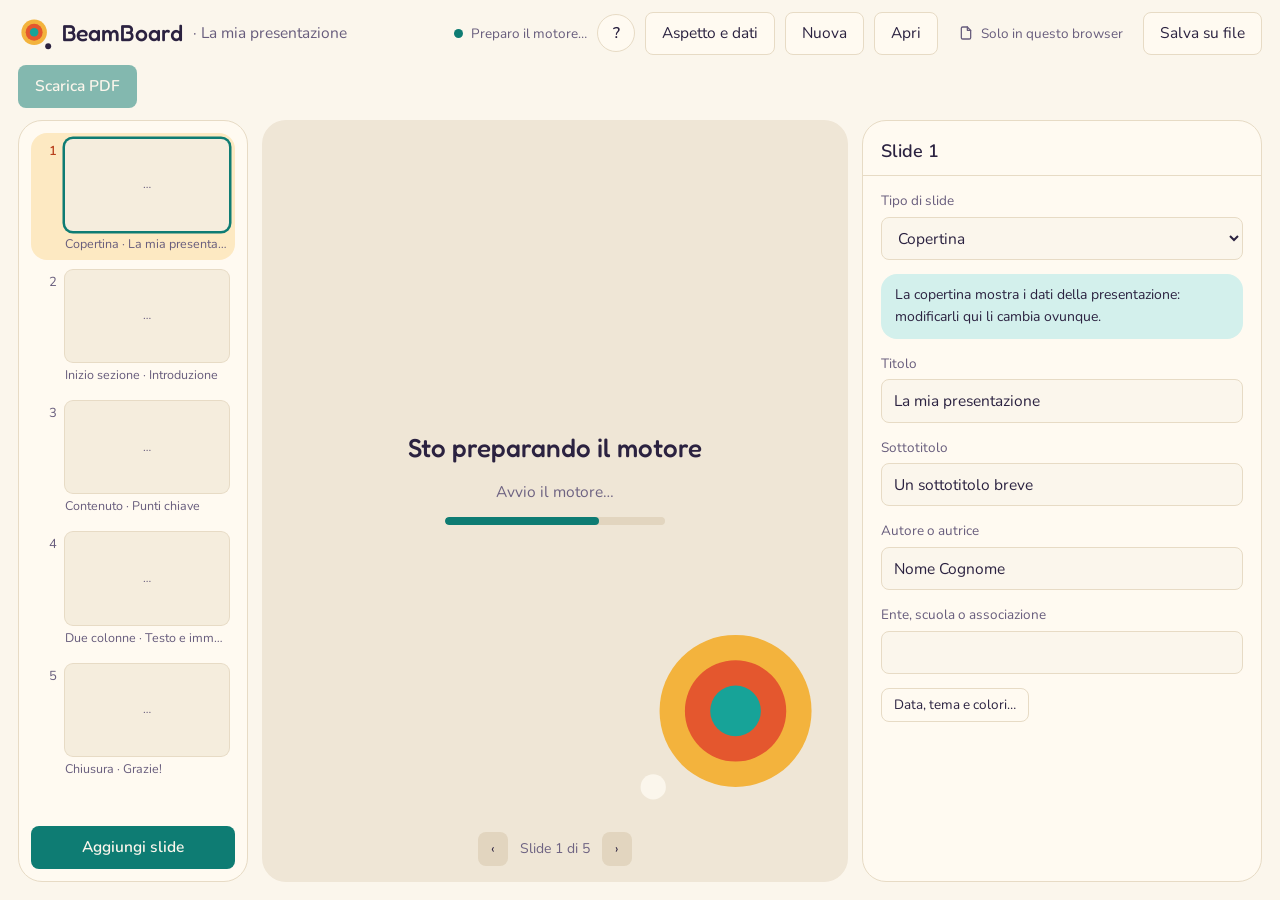
<file: index.html>
<!DOCTYPE html>
<html lang="it">
<head>
<meta charset="utf-8">
<meta name="viewport" content="width=device-width, initial-scale=1">
<title>BeamBoard · presentazioni LaTeX guidate</title>
<meta name="description" content="Crea presentazioni Beamer con una procedura guidata, senza conoscere LaTeX. Gratuita, funziona nel browser e anche senza internet.">
<meta name="theme-color" content="#2B2240">
<link rel="manifest" href="manifest.webmanifest">
<link rel="icon" href="img/icona.svg" type="image/svg+xml">
<link rel="apple-touch-icon" href="img/icona-192.png">
<link rel="stylesheet" href="css/beamboard.css">

</head>
<body>
<div class="top">
  <div class="brand">
    <svg width="34" height="34" viewBox="0 0 40 40" aria-hidden="true"><circle cx="19" cy="19" r="15" fill="#F3B33D"/><circle cx="19" cy="19" r="10" fill="#E4572E"/><circle cx="19" cy="19" r="5" fill="#17A398"/><circle cx="35.5" cy="35.5" r="3.5" fill="var(--ink)"/></svg>
    <b>BeamBoard</b><span class="doc" id="docName"></span>
  </div>
  <span class="status" id="status" data-state="busy"><span class="dot"></span><span id="statusText">Preparo il motore…</span></span>
  <button class="btn" id="installBtn" hidden>Installa</button>
  <a class="btn round" href="aiuto.html" target="_blank" title="Guida" aria-label="Guida">?</a>
  <button class="btn" id="setBtn">Aspetto e dati</button>
  <button class="btn" id="newBtn">Nuova</button>
  <button class="btn" id="openBtn">Apri</button>
  <button class="filestate" id="fileState" data-state="none" type="button"><svg viewBox="0 0 24 24" width="16" height="16" fill="none" stroke="currentColor" stroke-width="1.9" stroke-linecap="round" stroke-linejoin="round" aria-hidden="true"><path d="M14 3H7a2 2 0 0 0-2 2v14a2 2 0 0 0 2 2h10a2 2 0 0 0 2-2V8z"/><path d="M14 3v5h5"/></svg><span id="fileText">Solo in questo browser</span></button>
  <button class="btn" id="saveBtn">Salva su file</button>
  <button class="btn primary" id="pdfBtn" disabled>Scarica PDF</button>
  <input type="file" id="openInput" accept=".beamboard,.lavagna,.json,application/json" hidden>
  <input type="file" id="imgInput" accept="image/*,application/pdf,.pdf" multiple hidden>
</div>
<div class="app">
  <nav class="pane" aria-label="Slide">
    <div class="slides" id="slides"></div>
    <button class="btn primary addslide" id="addSlide">Aggiungi slide</button>
  </nav>
  <section class="pane stage" aria-label="Anteprima">
    <div class="stage-main" id="stageMain">
      <canvas id="big" hidden></canvas>
      <div class="splash" id="splash"><svg class="cerchi-palco" width="190" height="190" viewBox="0 0 180 180" aria-hidden="true"><circle cx="100" cy="88" r="72" fill="#F3B33D"/><circle cx="100" cy="88" r="48" fill="#E4572E"/><circle cx="100" cy="88" r="24" fill="#17A398"/><circle cx="22" cy="160" r="12" fill="#FBF6EC"/></svg><div class="big" id="splashTitle">Sto preparando il motore</div><p id="splashText">La prima apertura richiede qualche secondo. Tutto funziona anche senza internet.</p><div class="bar"><i id="barI"></i></div></div>
      <span class="badge" id="badge"><span class="dot"></span>Aggiorno l’anteprima</span>
      <div class="problem" id="problem"><div id="problemText"></div><p style="margin:6px 0 0"><button class="btn small ghost" id="logBtn">Dettagli tecnici</button></p><pre id="logBox"></pre></div>
    </div>
    <div class="stage-foot"><button class="btn small" id="prevBtn" aria-label="Slide precedente">‹</button><span id="pos"></span><button class="btn small" id="nextBtn" aria-label="Slide successiva">›</button></div>
  </section>
  <aside class="pane" aria-label="Contenuto della slide">
    <div class="insp-head">
      <div class="row"><h2 id="inspTitle">Slide</h2>
      </div>
    </div>
    <div class="insp" id="insp"></div>
  </aside>
</div>

<div class="modal" id="wizModal" role="dialog" aria-modal="true" aria-labelledby="wizQ">
  <div class="sheet wiz">
    <header><span class="kicker" id="wizKicker"></span><span class="dots" id="wizSteps" role="img"></span><button class="btn ghost" id="wizClose">Chiudi</button></header>
    <div class="body"><h2 id="wizQ"></h2><p class="wizhelp" id="wizHelp"></p><div id="wizBody"></div><p class="wizerr" id="wizErr" role="alert"></p></div>
    <footer><button class="btn" id="wizBack">Indietro</button><span class="spacer"></span><button class="btn primary" id="wizNext">Avanti</button></footer>
  </div>
</div>
<div class="modal" id="setModal" role="dialog" aria-modal="true" aria-labelledby="smTitle">
  <div class="sheet"><header><h2 id="smTitle">Aspetto e dati della presentazione</h2><button class="btn primary" data-close>Fatto</button></header><div class="body" id="setBody"></div></div>
</div>
<div class="toast" id="toast"><span id="toastText"></span><button id="toastAct"></button></div>

<script src="vendor/pdf.min.js"></script>
<script src="vendor/mathlive.min.js"></script>
<script>try{MathLive.MathfieldElement.fontsDirectory=new URL('vendor/mathlive/fonts/',location.href).href;MathLive.MathfieldElement.soundsDirectory=null;MathLive.MathfieldElement.locale="it"}catch(e){}</script>
<script src="js/gen.js"></script>
<script src="js/app.js"></script>
</body>
</html>
</file>
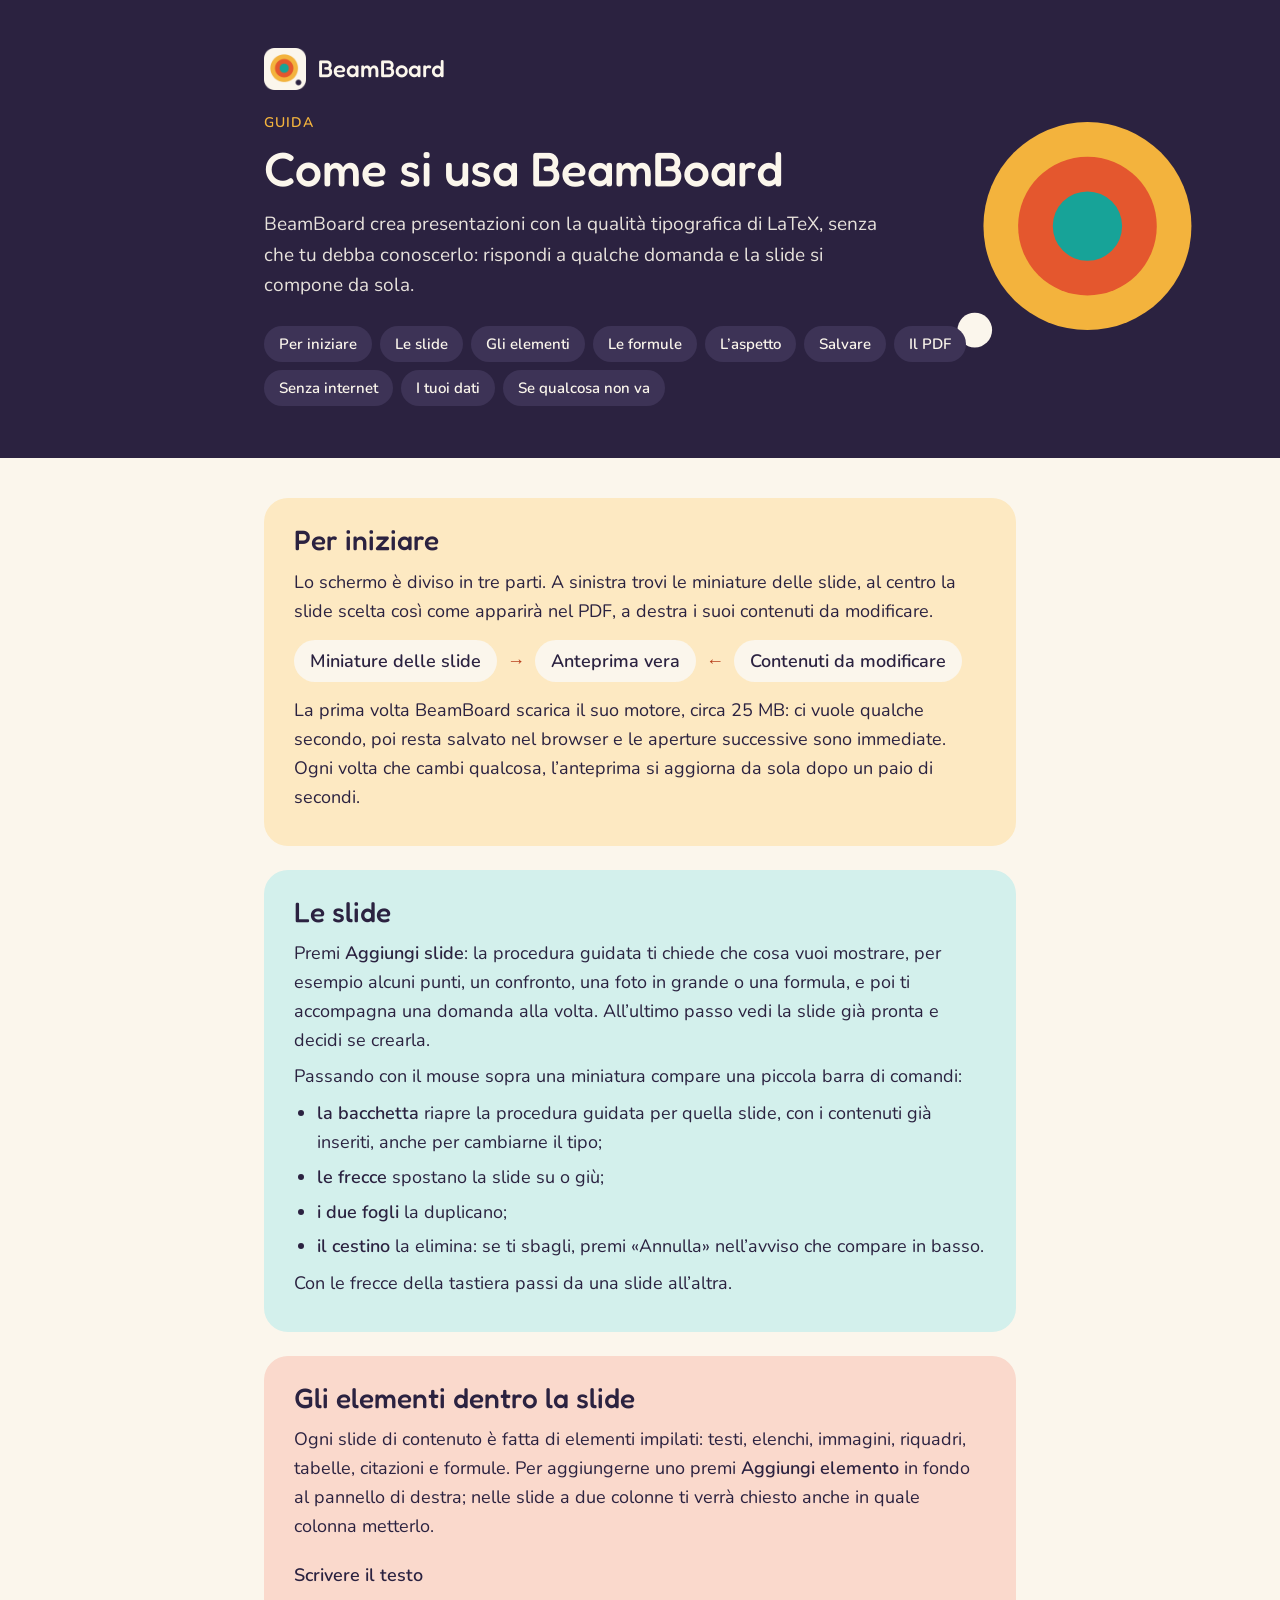
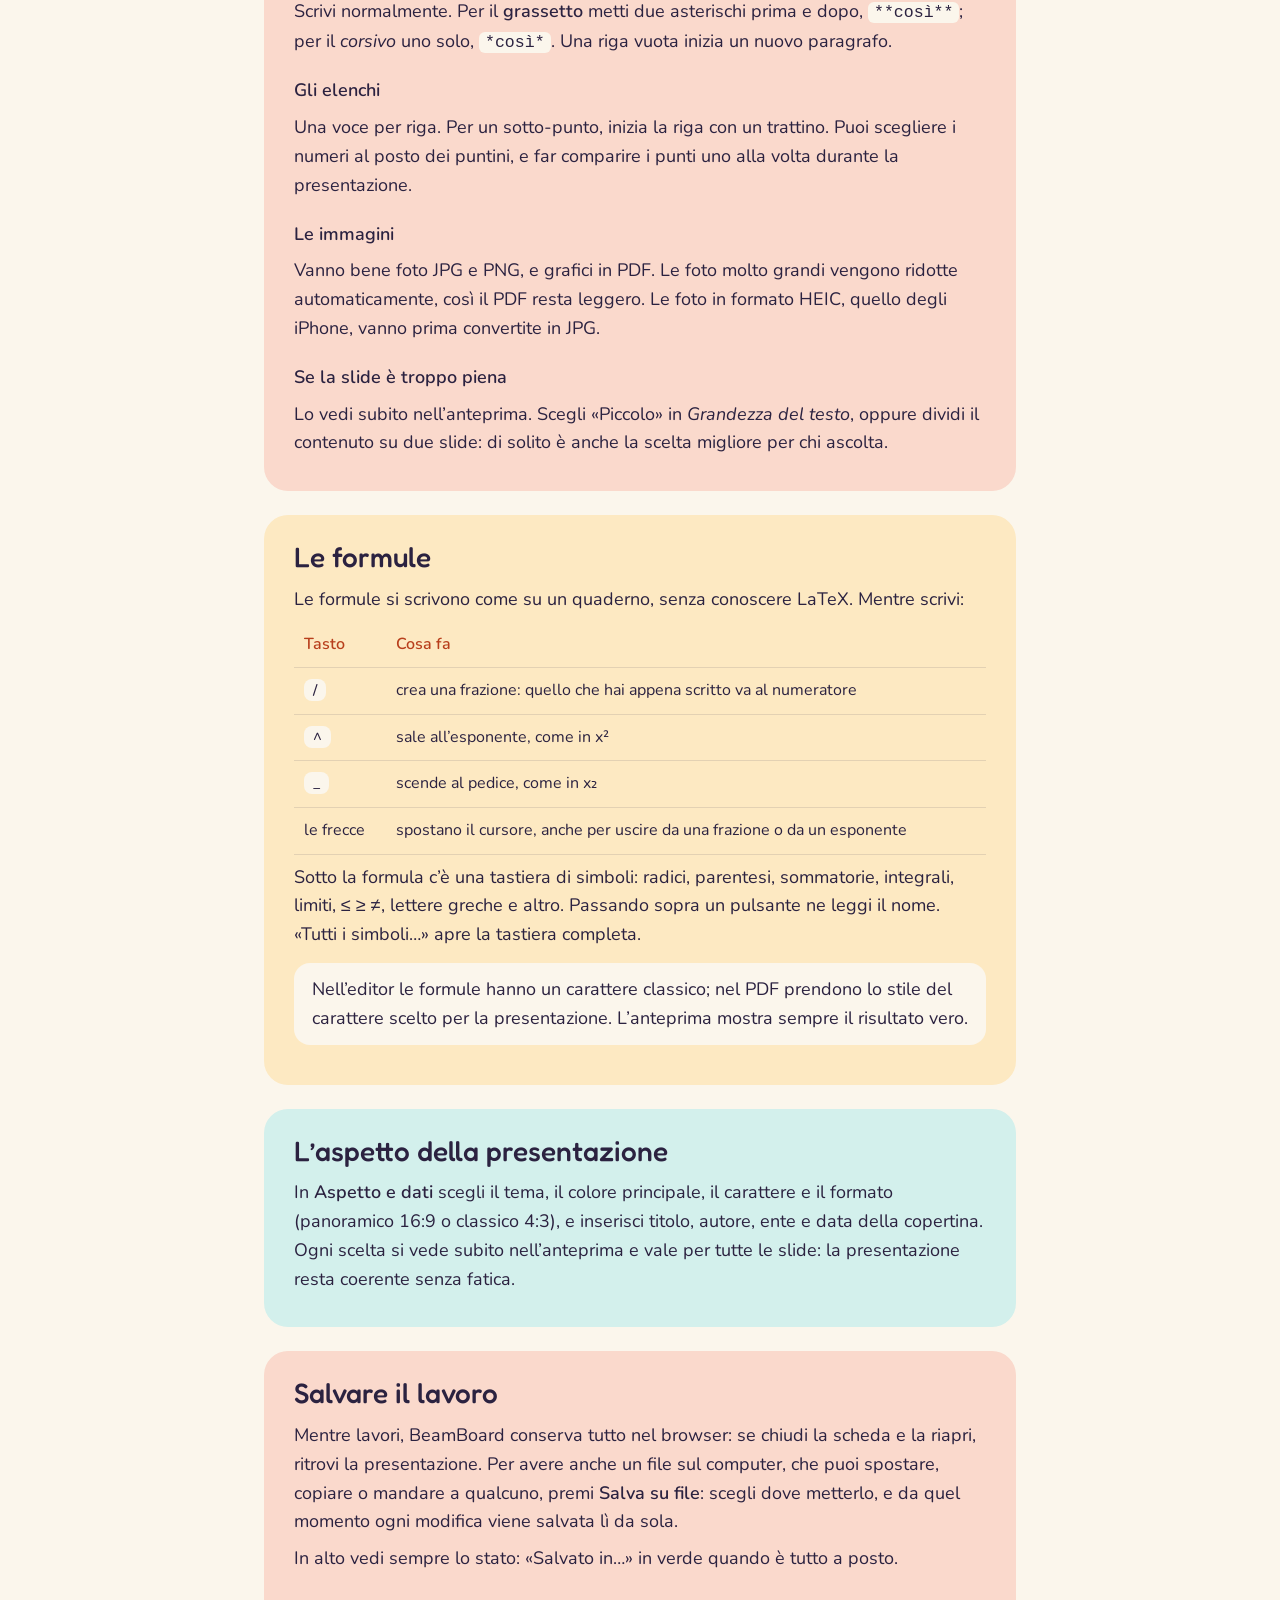
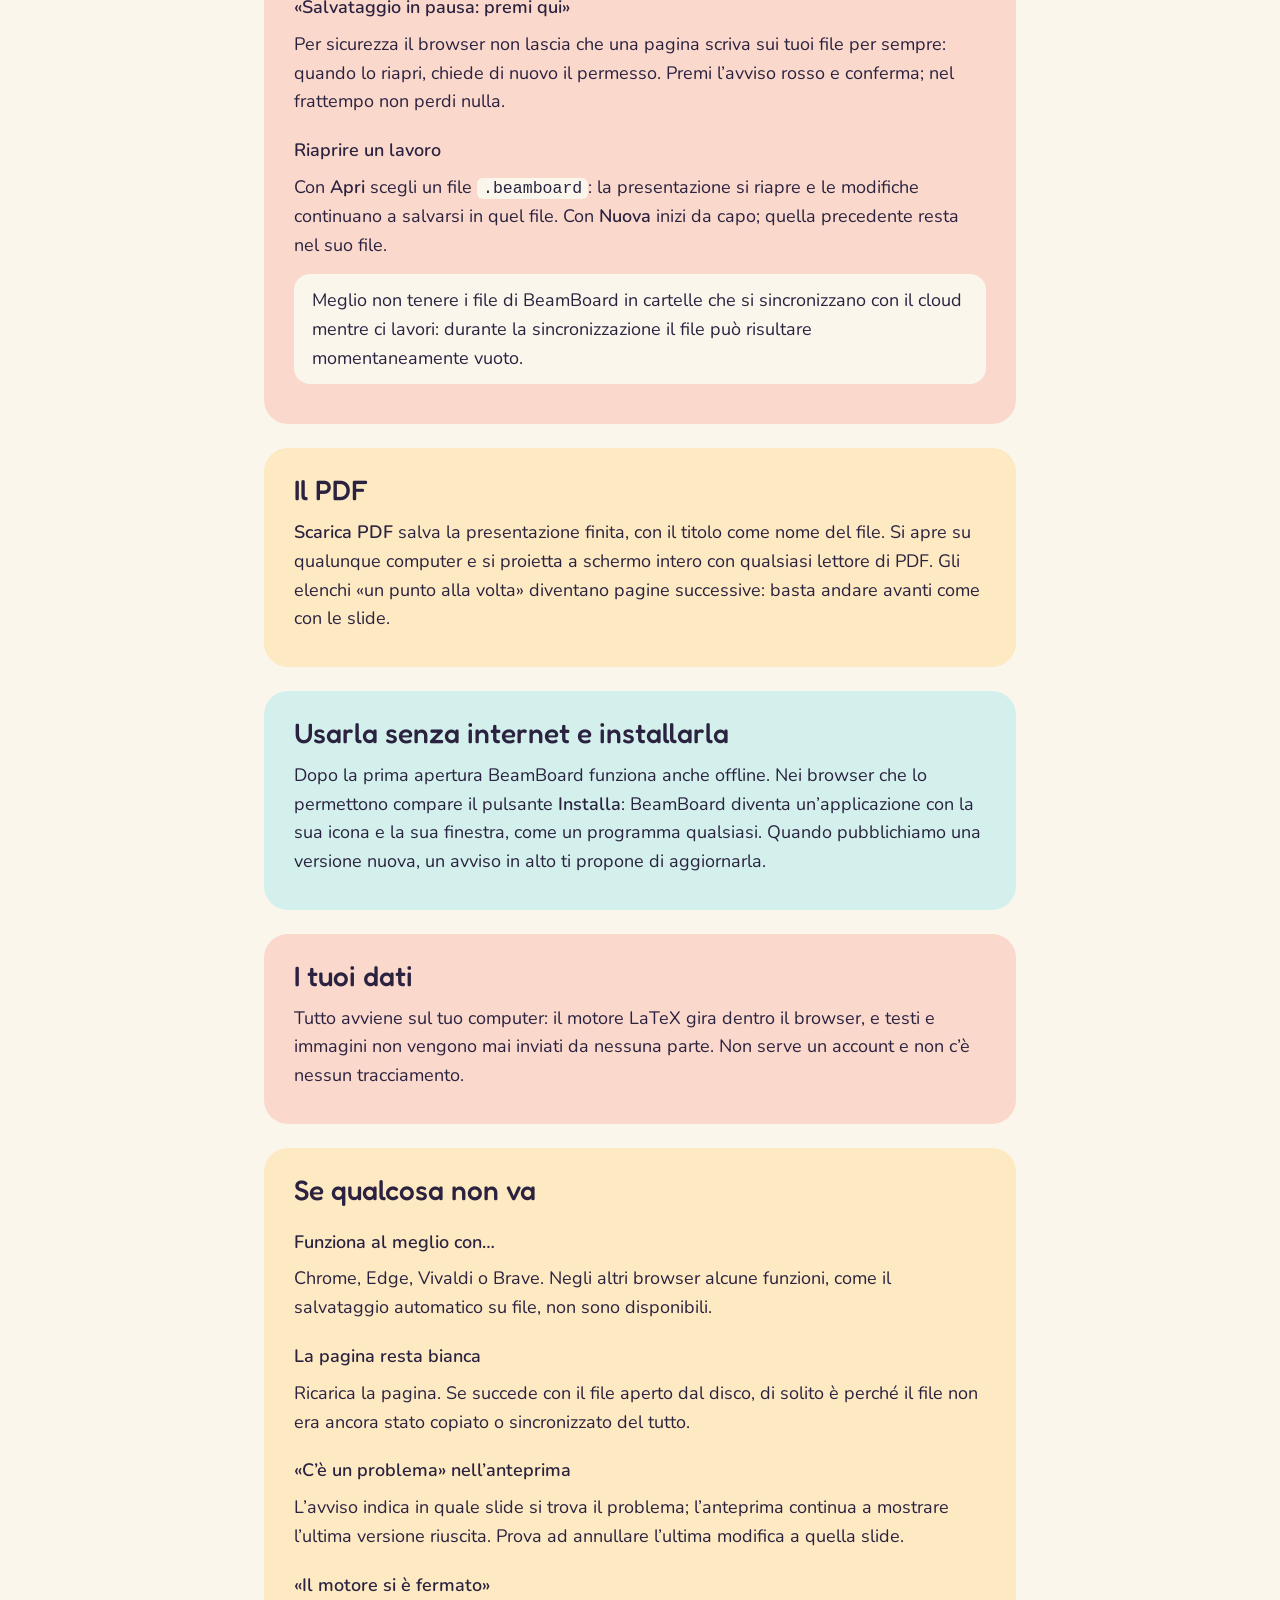
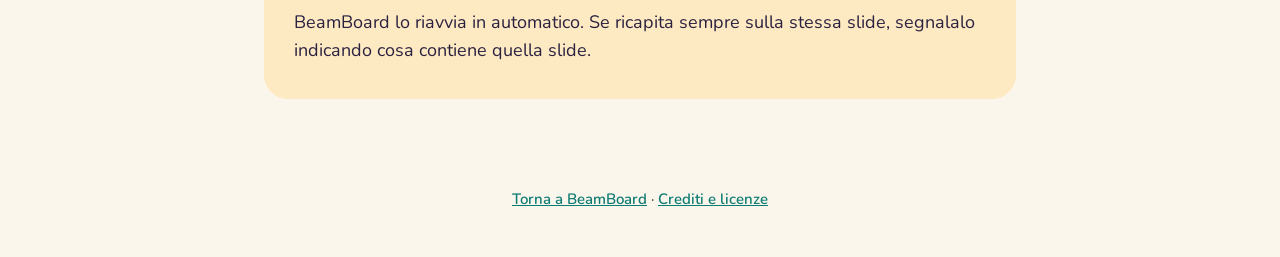
<file: aiuto.html>
<!DOCTYPE html>
<html lang="it">
<head>
<meta charset="utf-8">
<meta name="viewport" content="width=device-width, initial-scale=1">
<title>Guida · BeamBoard</title>
<link rel="icon" href="img/icona.svg" type="image/svg+xml">
<link rel="stylesheet" href="css/pagine.css">
</head>
<body>
<header class="testata"><svg class="cerchi" width="260" height="260" viewBox="0 0 180 180" aria-hidden="true"><circle cx="100" cy="88" r="72" fill="#F3B33D"/><circle cx="100" cy="88" r="48" fill="#E4572E"/><circle cx="100" cy="88" r="24" fill="#17A398"/><circle cx="22" cy="160" r="12" fill="#FBF6EC"/></svg><div class="in">
  <div class="marchio"><img src="img/icona-192.png" alt="">BeamBoard</div>
  <p class="occhiello">Guida</p>
  <h1>Come si usa BeamBoard</h1>
  <p class="attacco">BeamBoard crea presentazioni con la qualità tipografica di LaTeX, senza che tu debba conoscerlo: rispondi a qualche domanda e la slide si compone da sola.</p>
  <nav class="indice" aria-label="Argomenti">
    <a href="#inizio">Per iniziare</a><a href="#slide">Le slide</a><a href="#elementi">Gli elementi</a><a href="#formule">Le formule</a><a href="#aspetto">L’aspetto</a><a href="#salvare">Salvare</a><a href="#pdf">Il PDF</a><a href="#offline">Senza internet</a><a href="#privacy">I tuoi dati</a><a href="#problemi">Se qualcosa non va</a>
  </nav>
</div></header>
<main>

<section id="inizio">
  <h2>Per iniziare</h2>
  <p>Lo schermo è diviso in tre parti. A sinistra trovi le miniature delle slide, al centro la slide scelta così come apparirà nel PDF, a destra i suoi contenuti da modificare.</p>
  <div class="schema"><span>Miniature delle slide</span><i>→</i><span>Anteprima vera</span><i>←</i><span>Contenuti da modificare</span></div>
  <p>La prima volta BeamBoard scarica il suo motore, circa 25 MB: ci vuole qualche secondo, poi resta salvato nel browser e le aperture successive sono immediate. Ogni volta che cambi qualcosa, l’anteprima si aggiorna da sola dopo un paio di secondi.</p>
</section>

<section id="slide">
  <h2>Le slide</h2>
  <p>Premi <strong>Aggiungi slide</strong>: la procedura guidata ti chiede che cosa vuoi mostrare, per esempio alcuni punti, un confronto, una foto in grande o una formula, e poi ti accompagna una domanda alla volta. All’ultimo passo vedi la slide già pronta e decidi se crearla.</p>
  <p>Passando con il mouse sopra una miniatura compare una piccola barra di comandi:</p>
  <ul>
    <li><strong>la bacchetta</strong> riapre la procedura guidata per quella slide, con i contenuti già inseriti, anche per cambiarne il tipo;</li>
    <li><strong>le frecce</strong> spostano la slide su o giù;</li>
    <li><strong>i due fogli</strong> la duplicano;</li>
    <li><strong>il cestino</strong> la elimina: se ti sbagli, premi «Annulla» nell’avviso che compare in basso.</li>
  </ul>
  <p>Con le frecce della tastiera passi da una slide all’altra.</p>
</section>

<section id="elementi">
  <h2>Gli elementi dentro la slide</h2>
  <p>Ogni slide di contenuto è fatta di elementi impilati: testi, elenchi, immagini, riquadri, tabelle, citazioni e formule. Per aggiungerne uno premi <strong>Aggiungi elemento</strong> in fondo al pannello di destra; nelle slide a due colonne ti verrà chiesto anche in quale colonna metterlo.</p>
  <h3>Scrivere il testo</h3>
  <p>Scrivi normalmente. Per il <strong>grassetto</strong> metti due asterischi prima e dopo, <code>**così**</code>; per il <em>corsivo</em> uno solo, <code>*così*</code>. Una riga vuota inizia un nuovo paragrafo.</p>
  <h3>Gli elenchi</h3>
  <p>Una voce per riga. Per un sotto-punto, inizia la riga con un trattino. Puoi scegliere i numeri al posto dei puntini, e far comparire i punti uno alla volta durante la presentazione.</p>
  <h3>Le immagini</h3>
  <p>Vanno bene foto JPG e PNG, e grafici in PDF. Le foto molto grandi vengono ridotte automaticamente, così il PDF resta leggero. Le foto in formato HEIC, quello degli iPhone, vanno prima convertite in JPG.</p>
  <h3>Se la slide è troppo piena</h3>
  <p>Lo vedi subito nell’anteprima. Scegli «Piccolo» in <em>Grandezza del testo</em>, oppure dividi il contenuto su due slide: di solito è anche la scelta migliore per chi ascolta.</p>
</section>

<section id="formule">
  <h2>Le formule</h2>
  <p>Le formule si scrivono come su un quaderno, senza conoscere LaTeX. Mentre scrivi:</p>
  <table>
    <tr><th>Tasto</th><th>Cosa fa</th></tr>
    <tr><td><kbd>/</kbd></td><td>crea una frazione: quello che hai appena scritto va al numeratore</td></tr>
    <tr><td><kbd>^</kbd></td><td>sale all’esponente, come in x²</td></tr>
    <tr><td><kbd>_</kbd></td><td>scende al pedice, come in x₂</td></tr>
    <tr><td>le frecce</td><td>spostano il cursore, anche per uscire da una frazione o da un esponente</td></tr>
  </table>
  <p>Sotto la formula c’è una tastiera di simboli: radici, parentesi, sommatorie, integrali, limiti, ≤ ≥ ≠, lettere greche e altro. Passando sopra un pulsante ne leggi il nome. «Tutti i simboli…» apre la tastiera completa.</p>
  <div class="nota">Nell’editor le formule hanno un carattere classico; nel PDF prendono lo stile del carattere scelto per la presentazione. L’anteprima mostra sempre il risultato vero.</div>
</section>

<section id="aspetto">
  <h2>L’aspetto della presentazione</h2>
  <p>In <strong>Aspetto e dati</strong> scegli il tema, il colore principale, il carattere e il formato (panoramico 16:9 o classico 4:3), e inserisci titolo, autore, ente e data della copertina. Ogni scelta si vede subito nell’anteprima e vale per tutte le slide: la presentazione resta coerente senza fatica.</p>
</section>

<section id="salvare">
  <h2>Salvare il lavoro</h2>
  <p>Mentre lavori, BeamBoard conserva tutto nel browser: se chiudi la scheda e la riapri, ritrovi la presentazione. Per avere anche un file sul computer, che puoi spostare, copiare o mandare a qualcuno, premi <strong>Salva su file</strong>: scegli dove metterlo, e da quel momento ogni modifica viene salvata lì da sola.</p>
  <p>In alto vedi sempre lo stato: «Salvato in…» in verde quando è tutto a posto.</p>
  <h3>«Salvataggio in pausa: premi qui»</h3>
  <p>Per sicurezza il browser non lascia che una pagina scriva sui tuoi file per sempre: quando lo riapri, chiede di nuovo il permesso. Premi l’avviso rosso e conferma; nel frattempo non perdi nulla.</p>
  <h3>Riaprire un lavoro</h3>
  <p>Con <strong>Apri</strong> scegli un file <code>.beamboard</code>: la presentazione si riapre e le modifiche continuano a salvarsi in quel file. Con <strong>Nuova</strong> inizi da capo; quella precedente resta nel suo file.</p>
  <div class="nota">Meglio non tenere i file di BeamBoard in cartelle che si sincronizzano con il cloud mentre ci lavori: durante la sincronizzazione il file può risultare momentaneamente vuoto.</div>
</section>

<section id="pdf">
  <h2>Il PDF</h2>
  <p><strong>Scarica PDF</strong> salva la presentazione finita, con il titolo come nome del file. Si apre su qualunque computer e si proietta a schermo intero con qualsiasi lettore di PDF. Gli elenchi «un punto alla volta» diventano pagine successive: basta andare avanti come con le slide.</p>
</section>

<section id="offline">
  <h2>Usarla senza internet e installarla</h2>
  <p>Dopo la prima apertura BeamBoard funziona anche offline. Nei browser che lo permettono compare il pulsante <strong>Installa</strong>: BeamBoard diventa un’applicazione con la sua icona e la sua finestra, come un programma qualsiasi. Quando pubblichiamo una versione nuova, un avviso in alto ti propone di aggiornarla.</p>
</section>

<section id="privacy">
  <h2>I tuoi dati</h2>
  <p>Tutto avviene sul tuo computer: il motore LaTeX gira dentro il browser, e testi e immagini non vengono mai inviati da nessuna parte. Non serve un account e non c’è nessun tracciamento.</p>
</section>

<section id="problemi">
  <h2>Se qualcosa non va</h2>
  <h3>Funziona al meglio con…</h3>
  <p>Chrome, Edge, Vivaldi o Brave. Negli altri browser alcune funzioni, come il salvataggio automatico su file, non sono disponibili.</p>
  <h3>La pagina resta bianca</h3>
  <p>Ricarica la pagina. Se succede con il file aperto dal disco, di solito è perché il file non era ancora stato copiato o sincronizzato del tutto.</p>
  <h3>«C’è un problema» nell’anteprima</h3>
  <p>L’avviso indica in quale slide si trova il problema; l’anteprima continua a mostrare l’ultima versione riuscita. Prova ad annullare l’ultima modifica a quella slide.</p>
  <h3>«Il motore si è fermato»</h3>
  <p>BeamBoard lo riavvia in automatico. Se ricapita sempre sulla stessa slide, segnalalo indicando cosa contiene quella slide.</p>
</section>

</main>
<footer><a href="./">Torna a BeamBoard</a> · <a href="crediti.html">Crediti e licenze</a></footer>
</body>
</html>
</file>
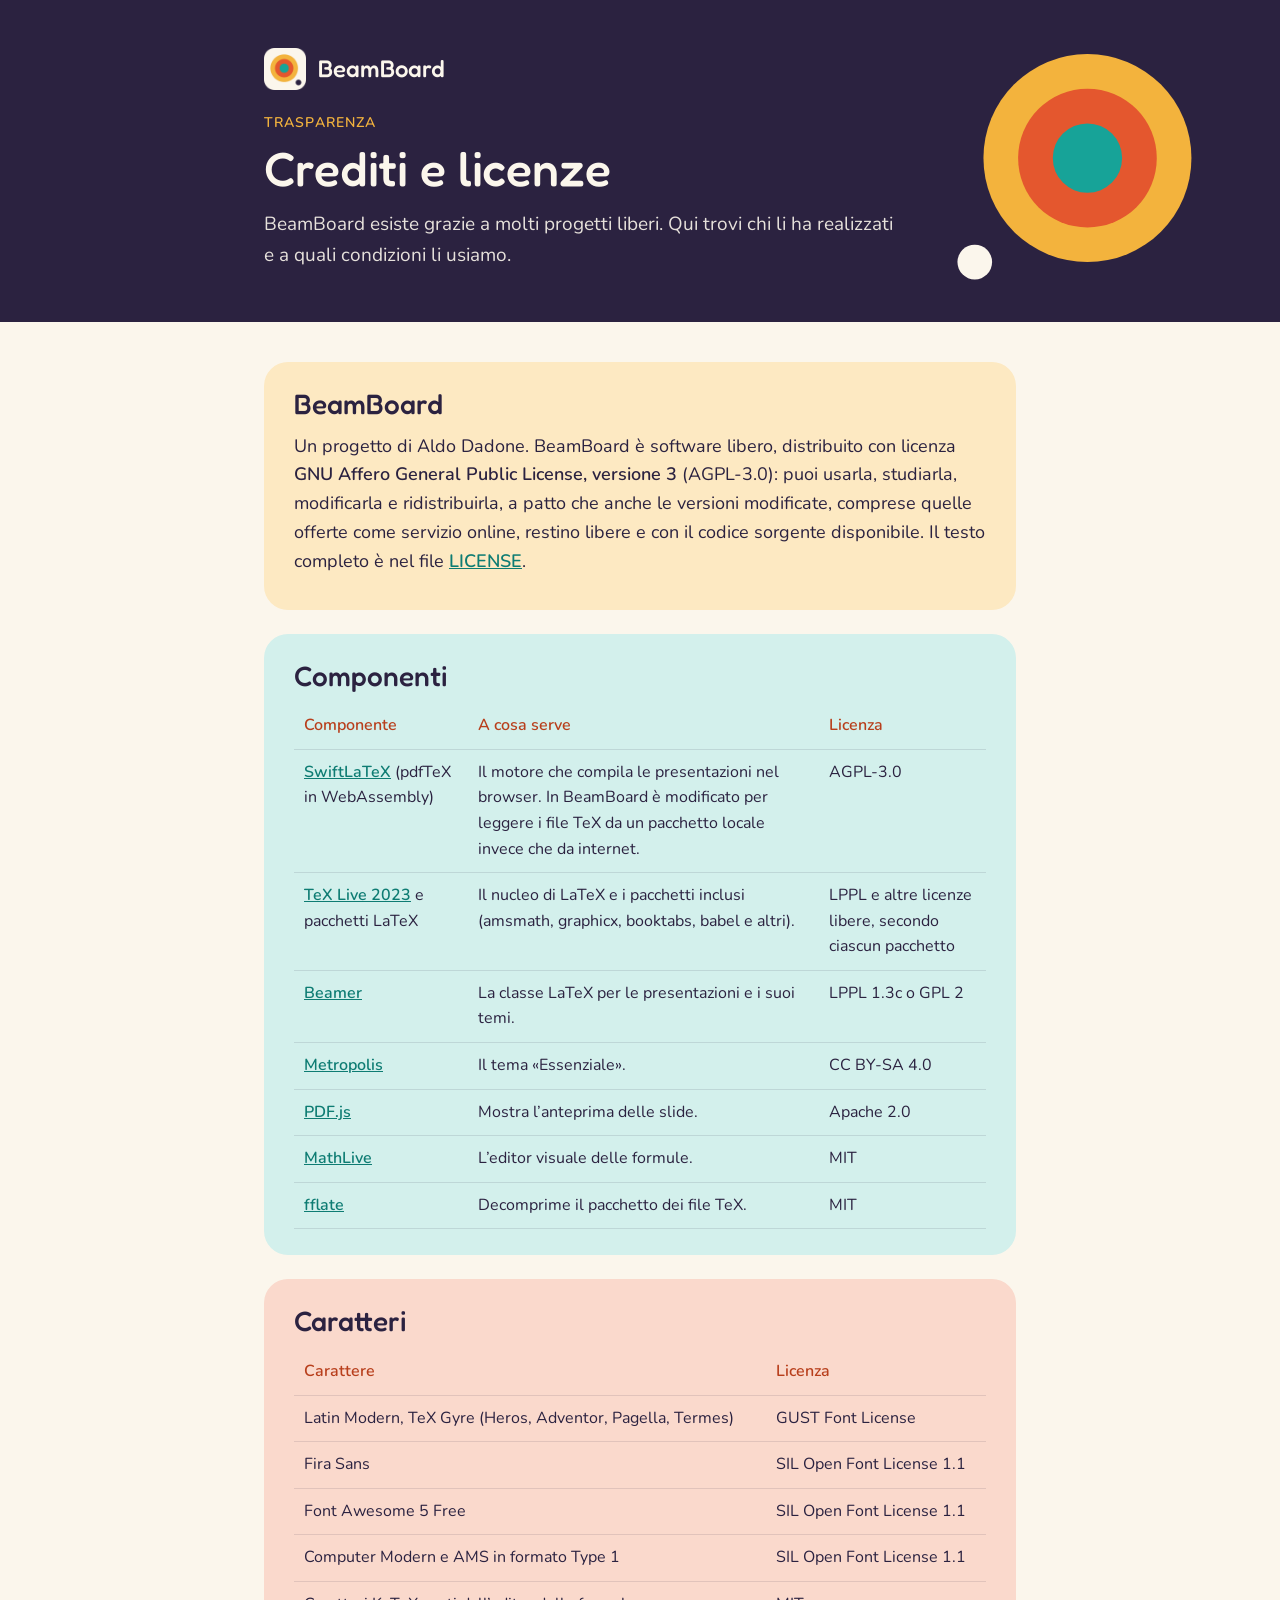
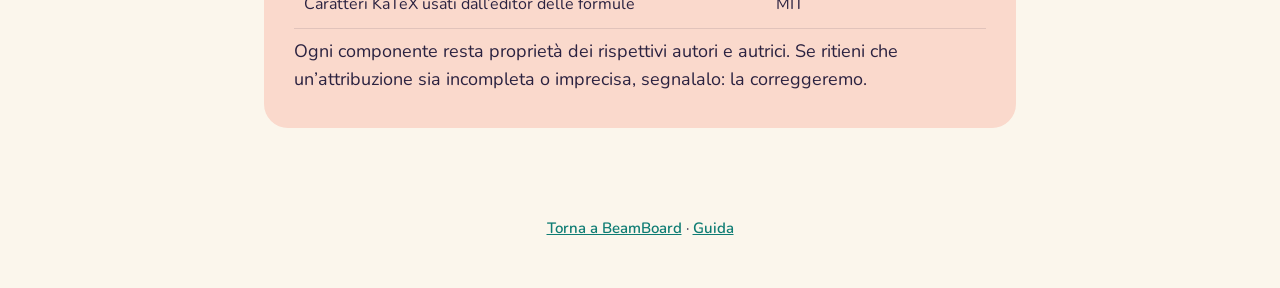
<file: crediti.html>
<!DOCTYPE html>
<html lang="it">
<head>
<meta charset="utf-8">
<meta name="viewport" content="width=device-width, initial-scale=1">
<title>Crediti e licenze · BeamBoard</title>
<link rel="icon" href="img/icona.svg" type="image/svg+xml">
<link rel="stylesheet" href="css/pagine.css">
</head>
<body>
<header class="testata"><svg class="cerchi" width="260" height="260" viewBox="0 0 180 180" aria-hidden="true"><circle cx="100" cy="88" r="72" fill="#F3B33D"/><circle cx="100" cy="88" r="48" fill="#E4572E"/><circle cx="100" cy="88" r="24" fill="#17A398"/><circle cx="22" cy="160" r="12" fill="#FBF6EC"/></svg><div class="in">
  <div class="marchio"><img src="img/icona-192.png" alt="">BeamBoard</div>
  <p class="occhiello">Trasparenza</p>
  <h1>Crediti e licenze</h1>
  <p class="attacco">BeamBoard esiste grazie a molti progetti liberi. Qui trovi chi li ha realizzati e a quali condizioni li usiamo.</p>
</div></header>
<main>
<section>
  <h2>BeamBoard</h2>
  <p>Un progetto di Aldo Dadone. BeamBoard è software libero, distribuito con licenza <strong>GNU Affero General Public License, versione 3</strong> (AGPL-3.0): puoi usarla, studiarla, modificarla e ridistribuirla, a patto che anche le versioni modificate, comprese quelle offerte come servizio online, restino libere e con il codice sorgente disponibile. Il testo completo è nel file <a href="LICENSE">LICENSE</a><span id="src"></span>.</p>
</section>
<section>
  <h2>Componenti</h2>
  <table>
    <tr><th>Componente</th><th>A cosa serve</th><th>Licenza</th></tr>
    <tr><td><a href="https://github.com/SwiftLaTeX/SwiftLaTeX" rel="noopener">SwiftLaTeX</a> (pdfTeX in WebAssembly)</td><td>Il motore che compila le presentazioni nel browser. In BeamBoard è modificato per leggere i file TeX da un pacchetto locale invece che da internet.</td><td>AGPL-3.0</td></tr>
    <tr><td><a href="https://tug.org/texlive/" rel="noopener">TeX Live 2023</a> e pacchetti LaTeX</td><td>Il nucleo di LaTeX e i pacchetti inclusi (amsmath, graphicx, booktabs, babel e altri).</td><td>LPPL e altre licenze libere, secondo ciascun pacchetto</td></tr>
    <tr><td><a href="https://github.com/josephwright/beamer" rel="noopener">Beamer</a></td><td>La classe LaTeX per le presentazioni e i suoi temi.</td><td>LPPL 1.3c o GPL 2</td></tr>
    <tr><td><a href="https://github.com/matze/mtheme" rel="noopener">Metropolis</a></td><td>Il tema «Essenziale».</td><td>CC BY-SA 4.0</td></tr>
    <tr><td><a href="https://mozilla.github.io/pdf.js/" rel="noopener">PDF.js</a></td><td>Mostra l’anteprima delle slide.</td><td>Apache 2.0</td></tr>
    <tr><td><a href="https://cortexjs.io/mathlive/" rel="noopener">MathLive</a></td><td>L’editor visuale delle formule.</td><td>MIT</td></tr>
    <tr><td><a href="https://github.com/101arrowz/fflate" rel="noopener">fflate</a></td><td>Decomprime il pacchetto dei file TeX.</td><td>MIT</td></tr>
  </table>
</section>
<section>
  <h2>Caratteri</h2>
  <table>
    <tr><th>Carattere</th><th>Licenza</th></tr>
    <tr><td>Latin Modern, TeX Gyre (Heros, Adventor, Pagella, Termes)</td><td>GUST Font License</td></tr>
    <tr><td>Fira Sans</td><td>SIL Open Font License 1.1</td></tr>
    <tr><td>Font Awesome 5 Free</td><td>SIL Open Font License 1.1</td></tr>
    <tr><td>Computer Modern e AMS in formato Type 1</td><td>SIL Open Font License 1.1</td></tr>
    <tr><td>Caratteri KaTeX usati dall’editor delle formule</td><td>MIT</td></tr>
  </table>
  <p>Ogni componente resta proprietà dei rispettivi autori e autrici. Se ritieni che un’attribuzione sia incompleta o imprecisa, segnalalo: la correggeremo.</p>
</section>
</main>
<footer><a href="./">Torna a BeamBoard</a> · <a href="aiuto.html">Guida</a></footer>
<script>(function(){var m=/^([^.]+)\.github\.io$/.exec(location.hostname);if(!m)return;var seg=location.pathname.split('/').filter(Boolean)[0];var u='https://github.com/'+m[1]+'/'+(seg&&seg.indexOf('.')<0?seg:m[1]+'.github.io');var s=document.getElementById('src');s.innerHTML=', e il codice sorgente completo è su <a href="'+u+'" rel="noopener">GitHub</a>';})();</script>
</body>
</html>
</file>
<file: css/beamboard.css>
:root{
  --paper:#EEF1F2; --surface:#FFFFFF; --surface-2:#F5F7F8; --ink:#1F2A33; --muted:#5E6A73; --line:#DCE3E6;
  --board:#22332F; --board-2:#2C423C; --chalk:#E9EFE9; --chalk-dim:#9DB0A8; --chalk-yellow:#F2D06B;
  --accent:#2F6F5E; --accent-soft:#E2EFEA; --accent-ink:#FFFFFF; --danger:#B0443B; --danger-soft:#FBECEA; --ok:#2E7D5B;
  --r-l:22px; --r-m:14px; --r-s:10px;
  --shadow:0 1px 2px rgba(31,42,51,.06),0 8px 24px rgba(31,42,51,.07);
  --font:ui-rounded,"SF Pro Rounded","Nunito","Varela Round",system-ui,-apple-system,"Segoe UI",sans-serif;
  color-scheme:light;
}
@media (prefers-color-scheme:dark){
  :root{
    --paper:#111715; --surface:#1A2320; --surface-2:#202B28; --ink:#E4EBE7; --muted:#9DABA5; --line:#2C3834;
    --board:#15211E; --board-2:#1F302B; --accent:#57A68C; --accent-soft:#1F3530; --accent-ink:#0D1412;
    --danger:#E8897F; --danger-soft:#2C1B19; --ok:#6CC59B;
    --shadow:0 1px 2px rgba(0,0,0,.3),0 8px 24px rgba(0,0,0,.25);
    color-scheme:dark;
  }
}
*{box-sizing:border-box}
html,body{height:100%;margin:0}
body{background:var(--paper);color:var(--ink);font-family:var(--font);font-size:15px;line-height:1.55;display:flex;flex-direction:column;overflow:hidden}
button,select,input,textarea{font:inherit;color:inherit}
h2,h3{margin:0;font-weight:700}
.top{display:flex;align-items:center;gap:12px;padding:12px 18px;flex-wrap:wrap}
.brand{display:flex;align-items:center;gap:10px;margin-right:auto;min-width:0}
.brand b{font-size:19px}
.brand .doc{color:var(--muted);white-space:nowrap;overflow:hidden;text-overflow:ellipsis;max-width:22vw}
.top{gap:10px}
.btn{border:0;border-radius:999px;padding:8px 16px;background:var(--surface);box-shadow:var(--shadow);cursor:pointer;display:inline-flex;align-items:center;gap:7px;white-space:nowrap}
.btn:hover{filter:brightness(.97)}
.btn:disabled{opacity:.5;cursor:default}
.btn.primary{background:var(--accent);color:var(--accent-ink);font-weight:600}
.btn.ghost{box-shadow:none;background:transparent}
.btn.small{padding:5px 12px;font-size:13.5px}
.btn.danger{color:var(--danger)}
:focus-visible{outline:3px solid #9CCBE8;outline-offset:2px}
.status{display:inline-flex;align-items:center;gap:8px;font-size:13.5px;color:var(--muted)}
.status .dot{width:9px;height:9px;border-radius:50%;background:var(--chalk-dim)}
.status[data-state=ready] .dot{background:var(--ok)}
.status[data-state=busy] .dot{background:var(--chalk-yellow);animation:pulse 1s ease-in-out infinite}
.status[data-state=error] .dot{background:var(--danger)}
@keyframes pulse{50%{opacity:.35}}
@media (prefers-reduced-motion:reduce){*{animation:none!important;transition:none!important}}

.app{flex:1;min-height:0;display:grid;grid-template-columns:230px minmax(0,1fr) 400px;gap:14px;padding:0 18px 18px}
.pane{min-height:0;border-radius:var(--r-l);box-shadow:var(--shadow);background:var(--surface);display:flex;flex-direction:column;overflow:hidden}

/* elenco slide */
.slides{flex:1;overflow:auto;padding:12px 12px 4px}
.thumb{display:flex;gap:8px;align-items:flex-start;width:100%;border:0;background:none;padding:6px;border-radius:var(--r-m);cursor:pointer;text-align:left;margin-bottom:4px}
.thumb:hover{background:var(--surface-2)}
.thumb.sel{background:var(--accent-soft)}
.thumb .n{flex:none;width:20px;text-align:right;color:var(--muted);font-size:13px;padding-top:2px}
.thumb.sel .n{color:var(--accent);font-weight:700}
.thumb .pic{flex:1;min-width:0}
.thumb canvas,.thumb .ph{display:block;width:100%;border-radius:8px;background:var(--surface-2);box-shadow:0 0 0 1px var(--line)}
.thumb.sel canvas,.thumb.sel .ph{box-shadow:0 0 0 2px var(--accent)}
.thumb .ph{aspect-ratio:16/9;display:flex;align-items:center;justify-content:center;color:var(--muted);font-size:12px}
.thumb .cap{display:block;font-size:12.5px;color:var(--muted);margin-top:3px;white-space:nowrap;overflow:hidden;text-overflow:ellipsis}
.slot{position:relative;margin-bottom:4px}
.slot .thumb{margin-bottom:0}
.tools{position:absolute;top:12px;left:34px;right:10px;display:flex;justify-content:center;gap:2px;padding:4px;border-radius:999px;background:var(--surface);box-shadow:0 4px 16px rgba(31,42,51,.18),0 0 0 1px var(--line);opacity:0;pointer-events:none;transform:translateY(-4px);transition:opacity .15s,transform .15s}
.slot:hover .tools,.slot:focus-within .tools{opacity:1;pointer-events:auto;transform:none}
.tool{border:0;background:none;width:28px;height:28px;border-radius:50%;display:inline-flex;align-items:center;justify-content:center;cursor:pointer;color:var(--muted);padding:0}
.tool:hover{background:var(--accent-soft);color:var(--accent)}
.tool[data-tool=del]:hover{background:var(--danger-soft);color:var(--danger)}
.tool:disabled{opacity:.3;cursor:default;background:none;color:var(--muted)}
.filestate{border:0;background:none;display:inline-flex;align-items:center;gap:7px;font-size:13.5px;color:var(--muted);padding:6px 10px;border-radius:999px;max-width:300px;cursor:default}
.filestate span{white-space:nowrap;overflow:hidden;text-overflow:ellipsis}
.filestate[data-state=saved]{color:var(--ok)}
.filestate[data-state=saving]{color:var(--muted)}
.filestate[data-state=paused],.filestate[data-state=error]{color:var(--danger);background:var(--danger-soft);cursor:pointer}
.addslide{margin:8px 12px 12px;justify-content:center}

/* palco */
.stage{background:var(--board);color:var(--chalk);position:relative}
.stage-main{flex:1;min-height:0;display:flex;align-items:center;justify-content:center;padding:26px;position:relative}
#big{border-radius:10px;box-shadow:0 10px 40px rgba(0,0,0,.35);background:#fff;max-width:100%;max-height:100%}
.stage-foot{display:flex;align-items:center;justify-content:center;gap:12px;padding:0 16px 16px;color:var(--chalk-dim);font-size:14px}
.stage-foot .btn{background:var(--board-2);color:var(--chalk);box-shadow:none}
.badge{position:absolute;top:14px;right:16px;background:var(--board-2);color:var(--chalk);border-radius:999px;padding:5px 12px;font-size:13px;display:none}
.badge.show{display:inline-flex;gap:7px;align-items:center}
.badge .dot{width:8px;height:8px;border-radius:50%;background:var(--chalk-yellow);animation:pulse 1s infinite}
.splash{position:absolute;inset:0;display:flex;flex-direction:column;align-items:center;justify-content:center;gap:12px;text-align:center;padding:30px}
.splash p{margin:0;max-width:40ch;color:var(--chalk-dim)}
.splash .big{font-size:19px;color:var(--chalk);font-weight:700}
.bar{width:220px;height:8px;border-radius:999px;background:var(--board-2);overflow:hidden}
.bar i{display:block;height:100%;width:5%;background:var(--chalk-yellow);border-radius:999px;transition:width .3s}
.problem{position:absolute;left:20px;right:20px;bottom:14px;background:var(--surface);color:var(--ink);border-radius:var(--r-m);padding:12px 16px;box-shadow:var(--shadow);display:none}
.problem.show{display:block}
.problem b{color:var(--danger)}
.problem pre{white-space:pre-wrap;max-height:180px;overflow:auto;font-size:11.5px;background:var(--surface-2);border-radius:var(--r-s);padding:10px;display:none}
.problem.log pre{display:block}

/* ispettore */
.insp-head{padding:16px 18px 10px;border-bottom:1px solid var(--line)}
.insp-head .row{display:flex;align-items:center;gap:6px;flex-wrap:wrap}
.insp-head h2{font-size:17px;margin-right:auto}
.insp{flex:1;overflow:auto;padding:14px 18px 30px}
.field{display:block;margin-bottom:14px}
.field>span{display:block;font-size:13.5px;color:var(--muted);margin-bottom:5px}
.input,textarea.input,select.input{width:100%;border:1px solid var(--line);background:var(--surface-2);border-radius:var(--r-s);padding:9px 12px;line-height:1.5}
textarea.input{resize:vertical;min-height:70px}
.input:focus{outline:none;border-color:var(--accent);background:var(--surface)}
.hint{font-size:12.5px;color:var(--muted);margin:4px 2px 0}
.seg{display:inline-flex;background:var(--surface-2);border-radius:999px;padding:3px;gap:2px;flex-wrap:wrap}
.seg button{border:0;background:none;border-radius:999px;padding:5px 12px;cursor:pointer;font-size:13.5px}
.seg button.on{background:var(--surface);box-shadow:var(--shadow);color:var(--accent);font-weight:600}
.toggle{display:inline-flex;align-items:center;gap:8px;font-size:14px;cursor:pointer;margin-right:14px}
.toggle input{accent-color:var(--accent);width:16px;height:16px}
.zone{margin:18px 0 6px}
.zone h3{font-size:14px;color:var(--muted);font-weight:600;margin-bottom:8px}
.block{background:var(--surface-2);border-radius:var(--r-m);padding:10px 12px 12px;margin-bottom:10px}
.block-head{display:flex;align-items:center;gap:4px;margin-bottom:8px}
.block-head strong{font-size:14px;margin-right:auto;display:inline-flex;align-items:center;gap:7px}
.block-head strong i{width:10px;height:10px;border-radius:3px;background:var(--accent);display:inline-block}
.icon{border:0;background:none;width:30px;height:30px;border-radius:50%;cursor:pointer;color:var(--muted);font-size:15px}
.icon:hover{background:var(--surface);color:var(--ink)}
.icon:disabled{opacity:.3;cursor:default;background:none}
.block .input{background:var(--surface)}
.addrow{display:flex;flex-wrap:wrap;gap:6px}
.addrow button{border:1px dashed var(--line);background:none;border-radius:999px;padding:5px 12px;cursor:pointer;font-size:13.5px;color:var(--muted)}
.addrow button:hover{border-color:var(--accent);color:var(--accent)}
.imgs{display:flex;flex-wrap:wrap;gap:8px}
.imgs button{width:72px;height:54px;border-radius:var(--r-s);border:2px solid transparent;padding:0;overflow:hidden;cursor:pointer;background:var(--surface);display:flex;align-items:center;justify-content:center;font-size:12px;color:var(--muted)}
.imgs button img{width:100%;height:100%;object-fit:cover}
.imgs button.on{border-color:var(--accent)}
.imgs button.up{border:1px dashed var(--muted)}
.range{display:flex;align-items:center;gap:10px}
.range input{flex:1;accent-color:var(--accent)}
.grid{overflow:auto;margin-bottom:8px}
.grid table{border-collapse:separate;border-spacing:4px}
.grid input{width:96px;border:1px solid var(--line);border-radius:8px;padding:5px 8px;background:var(--surface)}
.grid tr:first-child input.hd{font-weight:700}
.note{background:var(--accent-soft);border-radius:var(--r-m);padding:10px 14px;font-size:14px;margin-bottom:14px}

/* finestre */
.modal{position:fixed;inset:0;background:rgba(15,22,20,.45);display:none;align-items:center;justify-content:center;padding:24px;z-index:20}
.modal.show{display:flex}
.sheet{background:var(--surface);border-radius:26px;box-shadow:var(--shadow);width:min(980px,100%);max-height:100%;display:flex;flex-direction:column;overflow:hidden}
.sheet header{display:flex;align-items:center;padding:18px 22px 10px}
.sheet header h2{font-size:19px;margin-right:auto}
.sheet .body{overflow:auto;padding:4px 22px 24px}
.layouts{display:grid;grid-template-columns:repeat(auto-fill,minmax(170px,1fr));gap:12px}
.lay{border:0;background:var(--surface-2);border-radius:var(--r-m);padding:12px;cursor:pointer;text-align:left}
.lay:hover{box-shadow:0 0 0 2px var(--accent)}
.lay svg{display:block;width:100%;height:auto;margin-bottom:8px}
.lay b{display:block;font-size:14.5px}
.lay span{font-size:12.5px;color:var(--muted);line-height:1.4;display:block}
.sec{margin:18px 0 10px;font-size:15.5px}
.two{display:grid;grid-template-columns:1fr 1fr;gap:0 14px}
.themes{display:grid;grid-template-columns:repeat(auto-fill,minmax(200px,1fr));gap:12px}
.theme{border:0;background:var(--surface-2);border-radius:var(--r-m);padding:8px 8px 10px;cursor:pointer;text-align:left}
.theme img{width:100%;border-radius:9px;display:block;margin-bottom:6px}
.theme b{display:block;font-size:14px;padding:0 4px}
.theme span{display:block;font-size:12.5px;color:var(--muted);padding:0 4px;line-height:1.35}
.theme.on,.fontcard.on{box-shadow:0 0 0 2.5px var(--accent);background:var(--accent-soft)}
.swatches{display:flex;flex-wrap:wrap;gap:10px}
.sw{width:44px;height:44px;border-radius:50%;border:3px solid var(--surface);box-shadow:0 0 0 1px var(--line);cursor:pointer}
.sw.on{box-shadow:0 0 0 3px var(--ink)}
.fonts{display:grid;grid-template-columns:repeat(auto-fill,minmax(170px,1fr));gap:10px}
.fontcard{border:0;background:var(--surface-2);border-radius:var(--r-m);padding:10px 12px;cursor:pointer;text-align:left}
.fontcard b{display:block}
.fontcard span{font-size:12.5px;color:var(--muted)}
.wiz{width:min(860px,100%);height:min(760px,100%)}
.wiz header{gap:14px}
.kicker{color:var(--muted);font-size:13.5px;margin-right:auto}
.dots{display:flex;gap:6px}
.dots i{width:9px;height:9px;border-radius:50%;background:var(--line);display:block}
.dots i.done{background:var(--accent);opacity:.45}
.dots i.now{background:var(--accent);width:22px;border-radius:999px}
.wiz .body{flex:1;padding:6px 30px 20px}
.wiz h2#wizQ{font-size:24px;margin:6px 0 16px;line-height:1.3}
.wizhelp{color:var(--muted);margin:-10px 0 18px;max-width:62ch}
.wizerr{color:var(--danger);min-height:1.4em;margin:8px 0 0}
.wiz footer{display:flex;align-items:center;gap:10px;padding:14px 22px 18px;border-top:1px solid var(--line)}
.wiz footer .spacer{flex:1}
.input.big{font-size:17px;padding:12px 14px}
.choices{display:grid;grid-template-columns:repeat(auto-fill,minmax(190px,1fr));gap:12px}
.choices.small{grid-template-columns:repeat(auto-fill,minmax(160px,1fr))}
.choice{border:0;background:var(--surface-2);border-radius:var(--r-m);padding:12px 14px;cursor:pointer;text-align:left;display:flex;flex-direction:column;gap:3px}
.choice:hover{box-shadow:0 0 0 2px var(--line)}
.choice.on{box-shadow:0 0 0 2.5px var(--accent);background:var(--accent-soft)}
.choice b{font-size:15px}
.choice>span:not(.sk):not(.swatchbox){font-size:13px;color:var(--muted);line-height:1.4}
.choice .sk svg{display:block;width:100%;height:auto;margin-bottom:6px;border-radius:8px}
.swatchbox{display:block;height:26px;border-radius:8px;margin-bottom:6px}
.imgs.big button{width:120px;height:90px}
.wizprev{background:var(--board);border-radius:var(--r-l);padding:20px;display:flex;justify-content:center}
.wizprev canvas{border-radius:8px;max-width:100%;background:#fff;box-shadow:0 8px 30px rgba(0,0,0,.35)}
.matheditor{margin-bottom:12px}
math-field.mf{display:block;width:100%;font-size:26px;padding:14px 16px;border:1px solid var(--line);border-radius:var(--r-m);background:var(--surface);color:var(--ink);--caret-color:var(--accent);--selection-background-color:var(--accent-soft);--contains-highlight-background-color:var(--accent-soft)}
math-field.mf:focus-within{outline:none;border-color:var(--accent);box-shadow:0 0 0 3px var(--accent-soft)}
.block math-field.mf{font-size:21px;padding:10px 12px}
math-field.mf::part(menu-toggle),math-field.mf::part(virtual-keyboard-toggle){display:none}
.mathkeys{display:flex;flex-wrap:wrap;gap:6px;margin-top:10px}
.mathkeys button{border:0;background:var(--surface-2);border-radius:10px;min-width:40px;height:36px;padding:0 10px;cursor:pointer;font-size:15px;font-family:var(--font)}
.block .mathkeys button{background:var(--surface)}
.mathkeys button:hover{box-shadow:0 0 0 2px var(--accent)}
.mathkeys button.word{font-family:var(--font);font-size:13.5px}
.mathkeys .sep{width:100%;height:0}
.toast{position:fixed;left:50%;bottom:22px;transform:translateX(-50%);background:var(--ink);color:var(--paper);border-radius:999px;padding:10px 18px;display:none;gap:14px;align-items:center;z-index:30;box-shadow:var(--shadow)}
.toast.show{display:flex}
.toast button{border:0;background:none;color:var(--chalk-yellow);font-weight:700;cursor:pointer;padding:0}
@media (max-width:1180px){.app{grid-template-columns:190px minmax(0,1fr) 340px}}

a.btn{text-decoration:none;color:inherit}
.btn.round{width:38px;height:38px;padding:0;justify-content:center;font-weight:700}
.filestate{max-width:230px}
.banner{display:flex;align-items:center;gap:12px;margin:0 18px 12px;padding:9px 10px 9px 18px;font-size:14px}
.banner span{flex:1}
.banner.nuova{background:#FFF4D6;color:#5A4300}
.hint a{color:var(--accent)}
/* ===== Stile «Cerchi caldi» di Aldo Dadone ===== */
@font-face{font-family:Fredoka;font-style:normal;font-weight:500;font-display:swap;src:url(fonts/fredoka-latin-ext-500-normal.woff2) format("woff2");unicode-range:U+0100-02BA,U+02BD-02C5,U+02C7-02CC,U+02CE-02D7,U+02DD-02FF,U+0304,U+0308,U+0329,U+1D00-1DBF,U+1E00-1E9F,U+1EF2-1EFF,U+2020,U+20A0-20AB,U+20AD-20C0,U+2113,U+2C60-2C7F,U+A720-A7FF}
@font-face{font-family:Fredoka;font-style:normal;font-weight:500;font-display:swap;src:url(fonts/fredoka-latin-500-normal.woff2) format("woff2");unicode-range:U+0000-00FF,U+0131,U+0152-0153,U+02BB-02BC,U+02C6,U+02DA,U+02DC,U+0304,U+0308,U+0329,U+2000-206F,U+20AC,U+2122,U+2191,U+2193,U+2212,U+2215,U+FEFF,U+FFFD}
@font-face{font-family:Nunito;font-style:normal;font-weight:400;font-display:swap;src:url(fonts/nunito-latin-ext-400-normal.woff2) format("woff2");unicode-range:U+0100-02BA,U+02BD-02C5,U+02C7-02CC,U+02CE-02D7,U+02DD-02FF,U+0304,U+0308,U+0329,U+1D00-1DBF,U+1E00-1E9F,U+1EF2-1EFF,U+2020,U+20A0-20AB,U+20AD-20C0,U+2113,U+2C60-2C7F,U+A720-A7FF}
@font-face{font-family:Nunito;font-style:normal;font-weight:400;font-display:swap;src:url(fonts/nunito-latin-400-normal.woff2) format("woff2");unicode-range:U+0000-00FF,U+0131,U+0152-0153,U+02BB-02BC,U+02C6,U+02DA,U+02DC,U+0304,U+0308,U+0329,U+2000-206F,U+20AC,U+2122,U+2191,U+2193,U+2212,U+2215,U+FEFF,U+FFFD}
@font-face{font-family:Nunito;font-style:italic;font-weight:400;font-display:swap;src:url(fonts/nunito-latin-ext-400-italic.woff2) format("woff2");unicode-range:U+0100-02BA,U+02BD-02C5,U+02C7-02CC,U+02CE-02D7,U+02DD-02FF,U+0304,U+0308,U+0329,U+1D00-1DBF,U+1E00-1E9F,U+1EF2-1EFF,U+2020,U+20A0-20AB,U+20AD-20C0,U+2113,U+2C60-2C7F,U+A720-A7FF}
@font-face{font-family:Nunito;font-style:italic;font-weight:400;font-display:swap;src:url(fonts/nunito-latin-400-italic.woff2) format("woff2");unicode-range:U+0000-00FF,U+0131,U+0152-0153,U+02BB-02BC,U+02C6,U+02DA,U+02DC,U+0304,U+0308,U+0329,U+2000-206F,U+20AC,U+2122,U+2191,U+2193,U+2212,U+2215,U+FEFF,U+FFFD}
@font-face{font-family:Nunito;font-style:normal;font-weight:600 700;font-display:swap;src:url(fonts/nunito-latin-ext-600-normal.woff2) format("woff2");unicode-range:U+0100-02BA,U+02BD-02C5,U+02C7-02CC,U+02CE-02D7,U+02DD-02FF,U+0304,U+0308,U+0329,U+1D00-1DBF,U+1E00-1E9F,U+1EF2-1EFF,U+2020,U+20A0-20AB,U+20AD-20C0,U+2113,U+2C60-2C7F,U+A720-A7FF}
@font-face{font-family:Nunito;font-style:normal;font-weight:600 700;font-display:swap;src:url(fonts/nunito-latin-600-normal.woff2) format("woff2");unicode-range:U+0000-00FF,U+0131,U+0152-0153,U+02BB-02BC,U+02C6,U+02DA,U+02DC,U+0304,U+0308,U+0329,U+2000-206F,U+20AC,U+2122,U+2191,U+2193,U+2212,U+2215,U+FEFF,U+FFFD}
@font-face{font-family:Nunito;font-style:italic;font-weight:600 700;font-display:swap;src:url(fonts/nunito-latin-600-italic.woff2) format("woff2");unicode-range:U+0000-00FF,U+0131,U+0152-0153,U+02BB-02BC,U+02C6,U+02DA,U+02DC,U+0304,U+0308,U+0329,U+2000-206F,U+20AC,U+2122,U+2191,U+2193,U+2212,U+2215,U+FEFF,U+FFFD}

:root{
  --crema:#FBF6EC; --prugna:#2B2240; --terracotta:#E4572E; --terracotta-scuro:#B83F1C; --acqua:#17A398; --acqua-scuro:#0E7C73;
  --senape:#F3B33D; --senape-chiaro:#FDE9C2; --acqua-chiaro:#D3F0EC; --terracotta-chiaro:#FAD9CC;
  --paper:var(--crema); --surface:#FFFAF1; --surface-2:#F5EDDD; --ink:var(--prugna); --muted:#675C7C; --line:#E7DBC5;
  --board:#EFE6D6; --board-2:#E2D5BF; --chalk:var(--prugna); --chalk-dim:#6E6382; --chalk-yellow:var(--acqua-scuro);
  --accent:var(--acqua-scuro); --accent-soft:var(--acqua-chiaro); --accent-ink:var(--crema);
  --danger:var(--terracotta-scuro); --danger-soft:var(--terracotta-chiaro); --ok:var(--acqua-scuro);
  --tinta-1:var(--senape-chiaro); --tinta-2:var(--acqua-chiaro); --tinta-3:var(--terracotta-chiaro); --sul-colore:var(--prugna);
  --r-l:24px; --r-m:16px; --r-s:8px; --shadow:none;
  --font:Nunito,"Segoe UI",Arial,sans-serif; --titoli:Fredoka,"Trebuchet MS",sans-serif;
}
@media (prefers-color-scheme:dark){
  :root{
    --paper:#2B2240; --surface:#342A4B; --surface-2:#3D3356; --ink:var(--crema); --muted:#CDC3DB; --line:#4A4064;
    --board:#1F1830; --board-2:#3D3356; --chalk:var(--crema); --chalk-dim:#CDC3DB; --chalk-yellow:var(--senape); --accent:var(--senape); --accent-soft:#4A3F60; --accent-ink:var(--prugna);
    --danger:#F4A68E; --danger-soft:#4A2E3A; --ok:#7FD8CF;
    --tinta-1:#3D3356; --tinta-2:#3A3A58; --tinta-3:#45304C; --sul-colore:var(--crema);
  }
}
body{font-family:var(--font);font-size:15.5px;line-height:1.6}
b,strong,h2,h3,.btn.primary{font-weight:600}
:focus-visible{outline:3px solid var(--acqua);outline-offset:2px}
.brand b{font-family:var(--titoli);font-weight:500;font-size:23px;letter-spacing:.005em}
.brand svg{flex:none}
.btn{box-shadow:none;border:1.5px solid var(--line);background:var(--surface);border-radius:var(--r-s)}
.btn:hover{filter:none;background:var(--surface-2)}
.btn.primary{border-color:transparent;background:var(--accent);color:var(--accent-ink)}
.btn.primary:hover{background:var(--accent);filter:brightness(1.08)}
.btn.ghost{border-color:transparent}
.btn.round{border-radius:999px}
.pane{box-shadow:none;border:1.5px solid var(--line);background:var(--surface)}
.pane.stage{border:0;background:var(--board)}
.thumb.sel{background:var(--senape-chiaro)}
@media (prefers-color-scheme:dark){.thumb.sel{background:var(--surface-2)}}
.thumb.sel .n{color:var(--terracotta-scuro)}
@media (prefers-color-scheme:dark){.thumb.sel .n{color:var(--senape)}}
.thumb.sel canvas,.thumb.sel .ph{box-shadow:0 0 0 2.5px var(--acqua-scuro)}
.tools{box-shadow:none;border:1.5px solid var(--line);background:var(--paper)}
.tool:hover{background:var(--acqua-chiaro);color:var(--acqua-scuro)}
.tool[data-tool=del]:hover{background:var(--terracotta-chiaro);color:var(--terracotta-scuro)}
#big{box-shadow:none}
.badge{background:var(--board-2)}
.stage-foot .btn{background:var(--board-2);border-color:transparent;color:var(--chalk)}
.splash .big{font-family:var(--titoli);font-weight:500;font-size:26px}
.splash p{color:var(--chalk-dim)}
.cerchi-palco{position:absolute;right:28px;bottom:24px;pointer-events:none}
.insp-head h2{font-size:18px}
.input,textarea.input,select.input{background:var(--paper);border:1.5px solid var(--line);border-radius:var(--r-s)}
.input:focus{border-color:var(--acqua-scuro);background:var(--paper)}
.block{background:var(--tinta-1);border-radius:var(--r-l);padding:16px 18px 18px}
.zone .block:nth-of-type(3n+2){background:var(--tinta-2)}
.zone .block:nth-of-type(3n){background:var(--tinta-3)}
.block .input{background:var(--paper);border-color:transparent}
.block-head strong i{width:14px;height:14px;border-radius:50%;background:var(--terracotta);box-shadow:inset 0 0 0 3.5px var(--senape)}
.seg{background:var(--surface-2);border-radius:999px}
.block .seg{background:var(--paper)}
.seg button.on{background:var(--accent);color:var(--accent-ink);box-shadow:none}
.toggle input,.range input{accent-color:var(--acqua-scuro)}
.addrow button{border-radius:999px}
.note{background:var(--acqua-chiaro);color:var(--prugna);border-radius:var(--r-m)}
@media (prefers-color-scheme:dark){.note{background:var(--surface-2);color:var(--crema)}}
.imgs button{border-radius:var(--r-s);background:var(--paper)}
.imgs button.on{border-color:var(--acqua-scuro)}
.grid input{background:var(--paper);border:1.5px solid var(--line);border-radius:var(--r-s)}
.problem{background:var(--terracotta-chiaro);color:var(--prugna);box-shadow:none}
.problem b{color:var(--terracotta-scuro)}
.problem pre{background:var(--crema)}
.modal{background:rgba(43,34,64,.5)}
.sheet{background:var(--paper);border-radius:28px;box-shadow:none}
.sheet header h2{font-family:var(--titoli);font-weight:500;font-size:24px}
.wiz h2#wizQ{font-family:var(--titoli);font-weight:500;font-size:30px;line-height:1.2}
.kicker{font-weight:600;letter-spacing:.08em;text-transform:uppercase;font-size:12.5px;color:var(--terracotta-scuro)}
@media (prefers-color-scheme:dark){.kicker{color:var(--senape)}}
.dots i{background:var(--line)}
.dots i.done{background:var(--acqua);opacity:1}
.dots i.now{background:var(--terracotta)}
.wiz footer{border-top:1.5px solid var(--line)}
.input.big{font-size:18px;padding:13px 16px}
.choice,.lay,.theme,.fontcard{background:var(--tinta-1);border-radius:var(--r-l);color:var(--sul-colore)}
.choices .choice:nth-child(3n+2),.themes .theme:nth-child(3n+2),.fonts .fontcard:nth-child(3n+2){background:var(--tinta-2)}
.choices .choice:nth-child(3n),.themes .theme:nth-child(3n),.fonts .fontcard:nth-child(3n){background:var(--tinta-3)}
.choice:hover,.theme:hover,.fontcard:hover{box-shadow:0 0 0 2px var(--acqua-scuro)}
.choice.on,.theme.on,.fontcard.on,.choices .choice.on:nth-child(n),.themes .theme.on:nth-child(n),.fonts .fontcard.on:nth-child(n){background:var(--senape);box-shadow:none;color:var(--prugna)}
.choice.on>span:not(.sk):not(.swatchbox),.theme.on span,.fontcard.on span{color:var(--prugna)}
.choice>span:not(.sk):not(.swatchbox),.theme span,.fontcard span{color:inherit;opacity:.8}
.choice .sk svg{border-radius:12px}
.wizprev{background:var(--board);border-radius:var(--r-l)}
.wizprev canvas{box-shadow:none;border-radius:10px}
.sw{border-color:var(--paper)}
.sw.on{box-shadow:0 0 0 3px var(--prugna)}
@media (prefers-color-scheme:dark){.sw.on{box-shadow:0 0 0 3px var(--crema)}}
.sec{font-family:var(--titoli);font-weight:500;font-size:20px}
.toast{background:var(--prugna);color:var(--crema);box-shadow:none}
.toast button{color:var(--senape)}
@media (prefers-color-scheme:dark){.toast{background:var(--crema);color:var(--prugna)}.toast button{color:var(--terracotta-scuro)}}
.mathkeys button{background:var(--paper);border:1.5px solid var(--line);border-radius:var(--r-s)}
.block .mathkeys button{border-color:transparent}
.mathkeys button:hover{box-shadow:none;border-color:var(--acqua-scuro)}
math-field.mf{background:var(--paper);border:1.5px solid var(--line);border-radius:var(--r-m)}
.block math-field.mf{border-color:transparent}
math-field.mf:focus-within{border-color:var(--acqua-scuro);box-shadow:none}
.filestate[data-state=saved]{color:var(--acqua-scuro)}
@media (prefers-color-scheme:dark){.filestate[data-state=saved]{color:var(--ok)}}
.banner{background:var(--acqua-chiaro);color:var(--prugna);border-radius:999px}
.banner.nuova{background:var(--senape);color:var(--prugna)}
.banner .btn{background:var(--crema);border-color:transparent;color:var(--prugna)}

[hidden]{display:none!important}
.toast button{color:var(--senape)}
#big{outline:1px solid rgba(43,34,64,.10)}
@media (prefers-color-scheme:dark){#big{outline:0}}
@media (prefers-color-scheme:dark){.toast button{color:var(--acqua-scuro)}}
</file>
<file: css/pagine.css>
@font-face{font-family:Fredoka;font-weight:500;font-display:swap;src:url(fonts/fredoka-latin-500-normal.woff2) format("woff2")}
@font-face{font-family:Nunito;font-weight:400;font-display:swap;src:url(fonts/nunito-latin-400-normal.woff2) format("woff2")}
@font-face{font-family:Nunito;font-style:italic;font-weight:400;font-display:swap;src:url(fonts/nunito-latin-400-italic.woff2) format("woff2")}
@font-face{font-family:Nunito;font-weight:600 700;font-display:swap;src:url(fonts/nunito-latin-600-normal.woff2) format("woff2")}
:root{--crema:#FBF6EC;--prugna:#2B2240;--terracotta:#E4572E;--terracotta-scuro:#B83F1C;--acqua:#17A398;--acqua-scuro:#0E7C73;--senape:#F3B33D;--senape-chiaro:#FDE9C2;--acqua-chiaro:#D3F0EC;--terracotta-chiaro:#FAD9CC;--line:#E7DBC5;--titoli:Fredoka,"Trebuchet MS",sans-serif;--testo:Nunito,"Segoe UI",Arial,sans-serif;color-scheme:light}
*{box-sizing:border-box}
body{margin:0;background:var(--crema);color:var(--prugna);font-family:var(--testo);font-size:18px;line-height:1.6}
b,strong{font-weight:600}
.testata{background:var(--prugna);color:var(--crema);padding:48px 0 52px;position:relative;overflow:hidden}
.testata .in,main{max-width:800px;margin:0 auto;padding-left:24px;padding-right:24px}
.testata .in{position:relative;z-index:1}
.cerchi{position:absolute;right:6vw;top:50%;transform:translateY(-50%);z-index:0}
@media (max-width:1180px){.cerchi{display:none}}
.marchio{display:flex;align-items:center;gap:12px;font-family:var(--titoli);font-weight:500;font-size:24px;margin-bottom:22px}
.marchio img{width:42px;height:42px}
.occhiello{margin:0 0 8px;font-weight:600;font-size:14px;letter-spacing:.08em;text-transform:uppercase;color:var(--senape)}
h1{font-family:var(--titoli);font-weight:500;font-size:48px;line-height:1.1;margin:0 0 14px}
.testata p.attacco{margin:0;color:var(--crema);opacity:.9;max-width:58ch;font-size:19px}
main{padding-top:40px;padding-bottom:64px}
section{background:var(--senape-chiaro);border-radius:24px;padding:26px 30px;margin-bottom:24px}
section:nth-of-type(3n+2){background:var(--acqua-chiaro)}
section:nth-of-type(3n){background:var(--terracotta-chiaro)}
h2{font-family:var(--titoli);font-weight:500;font-size:28px;line-height:1.2;margin:0 0 10px}
h3{font-size:18px;font-weight:600;margin:20px 0 4px}
p{margin:8px 0}
ol,ul{padding-left:1.3em;margin:8px 0}
li{margin:6px 0}
a{color:var(--acqua-scuro);font-weight:600}
code{font-size:.92em;background:var(--crema);border-radius:6px;padding:1px 6px}
kbd{font-family:var(--testo);font-weight:600;background:var(--crema);border-radius:8px;padding:1px 9px;font-size:.92em}
.nota{background:var(--crema);border-radius:16px;padding:12px 18px;margin:14px 0}
.indice{display:flex;flex-wrap:wrap;gap:8px;margin-top:26px}
.indice a{background:#3D3356;color:var(--crema);text-decoration:none;border-radius:999px;padding:6px 15px;font-size:15px;font-weight:600}
.indice a:hover{background:var(--senape);color:var(--prugna)}
table{border-collapse:collapse;width:100%;font-size:16px}
td,th{text-align:left;padding:10px 10px;border-bottom:1.5px solid rgba(43,34,64,.12);vertical-align:top}
th{font-weight:600;color:var(--terracotta-scuro)}
.schema{display:flex;flex-wrap:wrap;align-items:center;gap:10px;margin:14px 0}
.schema span{background:var(--crema);border-radius:999px;padding:7px 16px;font-weight:600}
.schema i{font-style:normal;color:var(--terracotta-scuro)}
footer{text-align:center;font-size:15px;padding-bottom:48px}
:focus-visible{outline:3px solid var(--acqua);outline-offset:2px}
</file>
